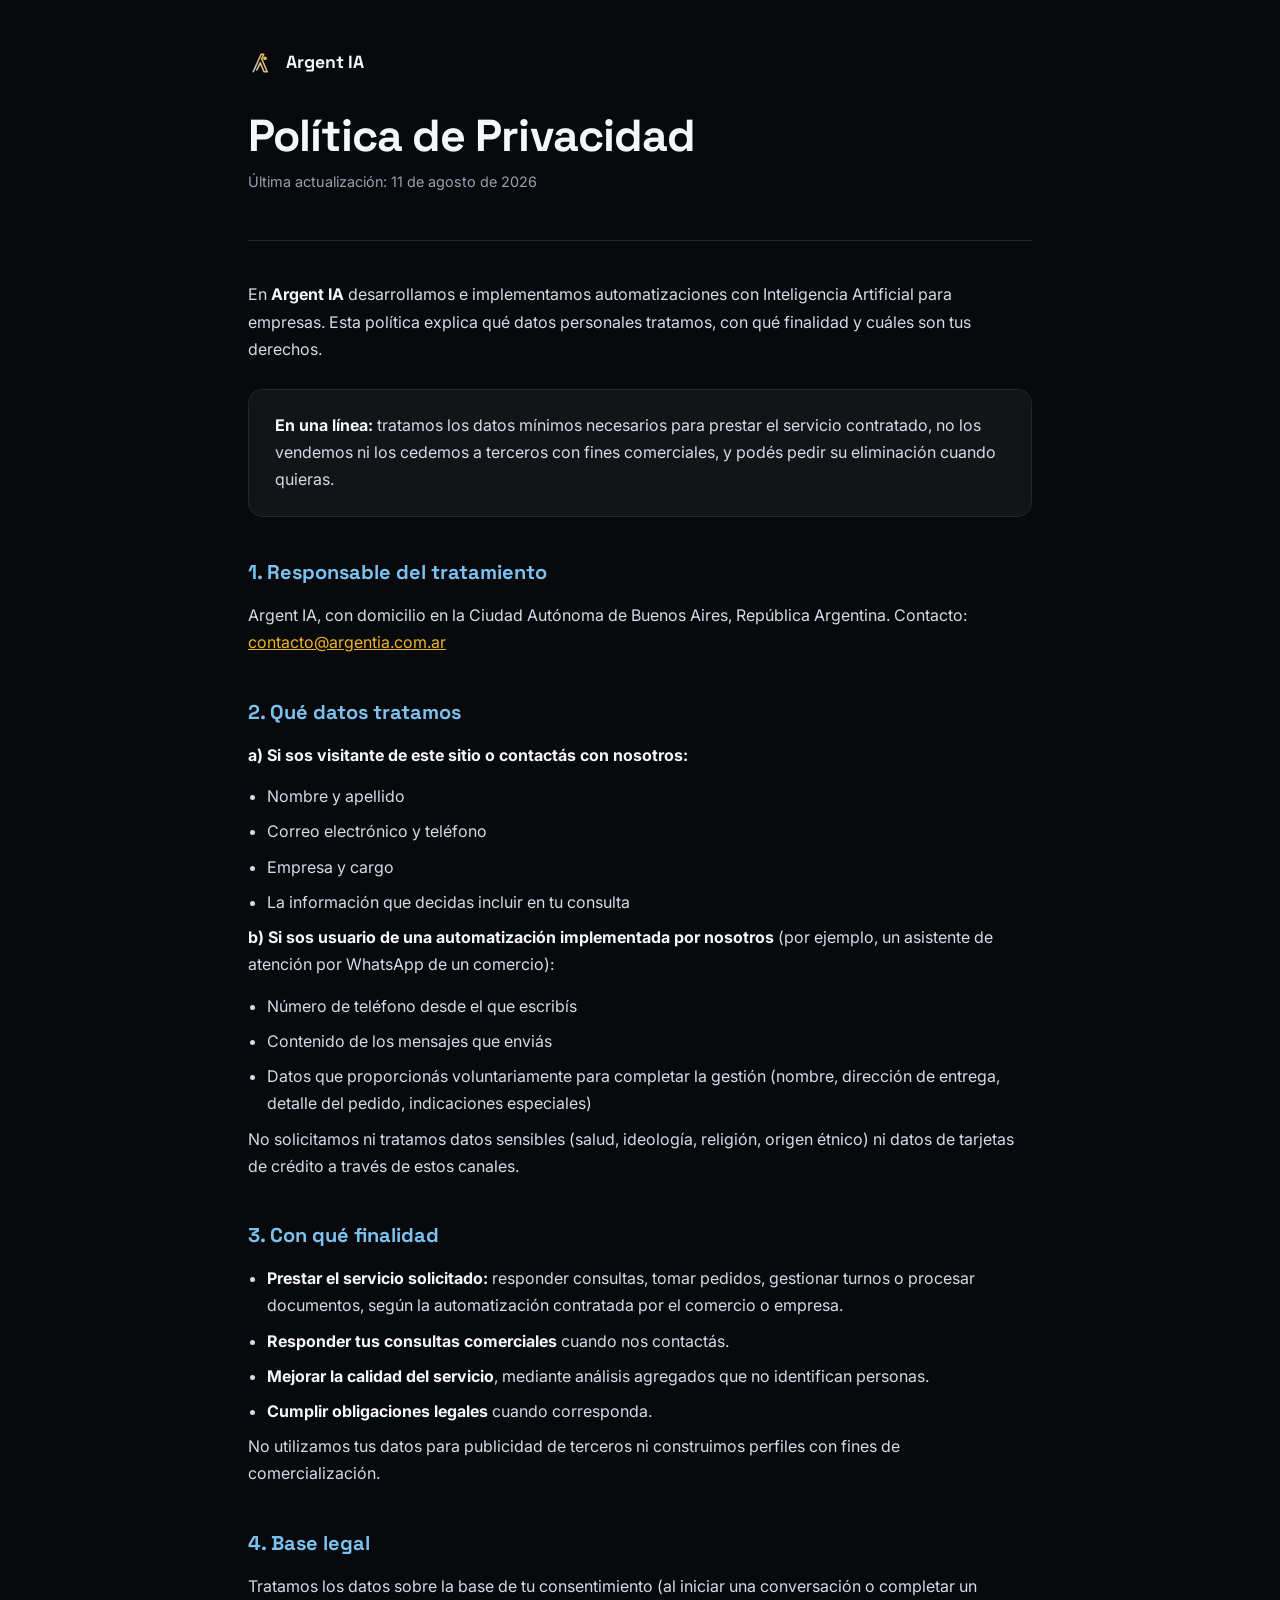
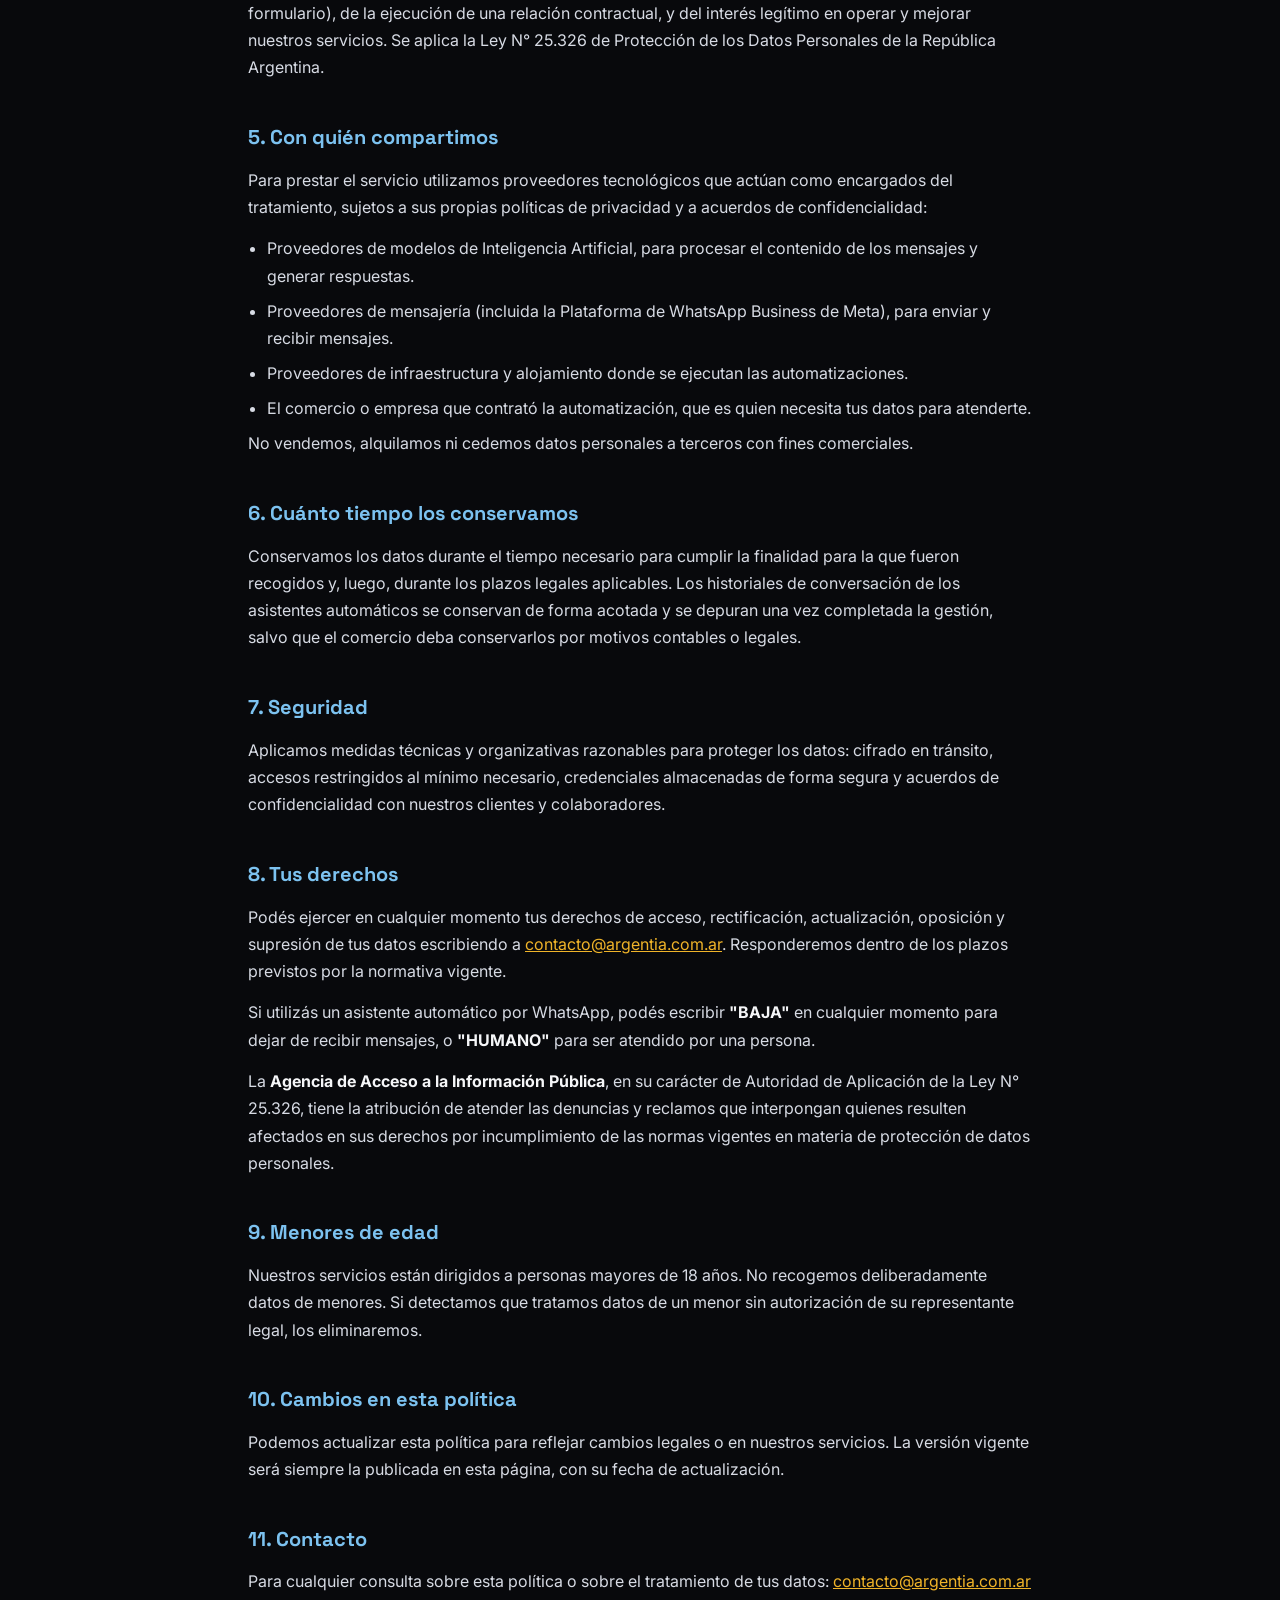
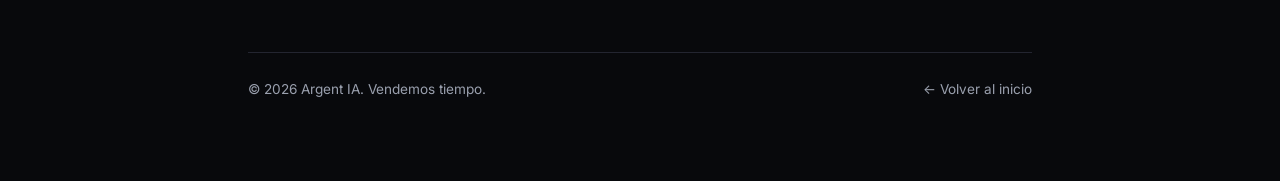
<file: privacidad.html>
<!doctype html>
<html lang="es">
<head>
<meta charset="utf-8">
<meta name="viewport" content="width=device-width, initial-scale=1">
<title>Política de Privacidad — Argent IA</title>
<meta name="description" content="Política de privacidad de Argent IA: qué datos tratamos, con qué finalidad y cuáles son tus derechos.">
<link rel="icon" href="assets/img/favicon.svg" type="image/svg+xml">
<link rel="preconnect" href="https://fonts.googleapis.com">
<link rel="preconnect" href="https://fonts.gstatic.com" crossorigin>
<link rel="stylesheet" href="https://fonts.googleapis.com/css2?family=Space+Grotesk:wght@500;600;700&family=Inter:wght@400;500;600&display=swap">
<style>
  :root{
    --bg:#08090c; --bg-2:#131418; --line:#232530;
    --gold:#f0b429; --azul:#2563eb; --celeste:#7cc2f0;
    --ink:#f5f6f8; --ink-mute:#9aa0ae;
    --display:"Space Grotesk",sans-serif; --sans:"Inter",sans-serif;
  }
  *{box-sizing:border-box;margin:0}
  body{background:var(--bg);color:var(--ink);font-family:var(--sans);line-height:1.7;
       -webkit-font-smoothing:antialiased}
  .wrap{max-width:52rem;margin:0 auto;padding:3rem 1.5rem 5rem}
  header{border-bottom:1px solid var(--line);padding-bottom:2rem;margin-bottom:2.5rem}
  .brand{display:inline-flex;align-items:center;gap:.6rem;font-family:var(--display);
         font-weight:700;font-size:1.1rem;text-decoration:none;color:var(--ink)}
  .brand svg{width:28px;height:28px}
  h1{font-family:var(--display);font-size:clamp(1.9rem,5vw,2.8rem);margin:1.6rem 0 .6rem;
     letter-spacing:-.02em;line-height:1.1}
  .fecha{color:var(--ink-mute);font-size:.9rem}
  h2{font-family:var(--display);font-size:1.25rem;margin:2.4rem 0 .8rem;color:var(--celeste)}
  p,li{color:#d7dbe4;margin-bottom:.9rem}
  ul{padding-left:1.2rem}
  li{margin-bottom:.5rem}
  a{color:var(--gold)}
  strong{color:var(--ink)}
  .box{background:var(--bg-2);border:1px solid var(--line);border-radius:14px;
       padding:1.4rem 1.6rem;margin:1.6rem 0}
  footer{border-top:1px solid var(--line);margin-top:3.5rem;padding-top:1.6rem;
         color:var(--ink-mute);font-size:.85rem;display:flex;justify-content:space-between;
         flex-wrap:wrap;gap:1rem}
  footer a{color:var(--ink-mute);text-decoration:none}
  footer a:hover{color:var(--gold)}
</style>
<link rel="canonical" href="https://argent-ia.com.ar/privacidad.html">
</head>
<body>
<div class="wrap">

  <header>
    <a href="index.html" class="brand">
      <svg viewBox="0 0 32 32" fill="none" xmlns="http://www.w3.org/2000/svg">
        <defs>
          <linearGradient id="g" x1="4" y1="26" x2="28" y2="6" gradientUnits="userSpaceOnUse">
            <stop stop-color="#C7CBD6"/><stop offset="1" stop-color="#F0B429"/>
          </linearGradient>
        </defs>
        <path d="M6 26 15 6 18 6 15.6 11.2 22 26 18.3 26 14 15.8 10.1 24" stroke="url(#g)"
              stroke-width="1.8" stroke-linejoin="round" stroke-linecap="round" fill="none"/>
        <circle cx="19.4" cy="10.6" r="2.1" fill="url(#g)"/>
      </svg>
      <span>Argent IA</span>
    </a>
    <h1>Política de Privacidad</h1>
    <p class="fecha">Última actualización: 11 de agosto de 2026</p>
  </header>

  <p>En <strong>Argent IA</strong> desarrollamos e implementamos automatizaciones con Inteligencia Artificial para empresas. Esta política explica qué datos personales tratamos, con qué finalidad y cuáles son tus derechos.</p>

  <div class="box">
    <p style="margin:0"><strong>En una línea:</strong> tratamos los datos mínimos necesarios para prestar el servicio contratado, no los vendemos ni los cedemos a terceros con fines comerciales, y podés pedir su eliminación cuando quieras.</p>
  </div>

  <h2>1. Responsable del tratamiento</h2>
  <p>Argent IA, con domicilio en la Ciudad Autónoma de Buenos Aires, República Argentina. Contacto: <a href="mailto:contacto@argentia.com.ar">contacto@argentia.com.ar</a></p>

  <h2>2. Qué datos tratamos</h2>
  <p><strong>a) Si sos visitante de este sitio o contactás con nosotros:</strong></p>
  <ul>
    <li>Nombre y apellido</li>
    <li>Correo electrónico y teléfono</li>
    <li>Empresa y cargo</li>
    <li>La información que decidas incluir en tu consulta</li>
  </ul>
  <p><strong>b) Si sos usuario de una automatización implementada por nosotros</strong> (por ejemplo, un asistente de atención por WhatsApp de un comercio):</p>
  <ul>
    <li>Número de teléfono desde el que escribís</li>
    <li>Contenido de los mensajes que enviás</li>
    <li>Datos que proporcionás voluntariamente para completar la gestión (nombre, dirección de entrega, detalle del pedido, indicaciones especiales)</li>
  </ul>
  <p>No solicitamos ni tratamos datos sensibles (salud, ideología, religión, origen étnico) ni datos de tarjetas de crédito a través de estos canales.</p>

  <h2>3. Con qué finalidad</h2>
  <ul>
    <li><strong>Prestar el servicio solicitado:</strong> responder consultas, tomar pedidos, gestionar turnos o procesar documentos, según la automatización contratada por el comercio o empresa.</li>
    <li><strong>Responder tus consultas comerciales</strong> cuando nos contactás.</li>
    <li><strong>Mejorar la calidad del servicio</strong>, mediante análisis agregados que no identifican personas.</li>
    <li><strong>Cumplir obligaciones legales</strong> cuando corresponda.</li>
  </ul>
  <p>No utilizamos tus datos para publicidad de terceros ni construimos perfiles con fines de comercialización.</p>

  <h2>4. Base legal</h2>
  <p>Tratamos los datos sobre la base de tu consentimiento (al iniciar una conversación o completar un formulario), de la ejecución de una relación contractual, y del interés legítimo en operar y mejorar nuestros servicios. Se aplica la Ley N° 25.326 de Protección de los Datos Personales de la República Argentina.</p>

  <h2>5. Con quién compartimos</h2>
  <p>Para prestar el servicio utilizamos proveedores tecnológicos que actúan como encargados del tratamiento, sujetos a sus propias políticas de privacidad y a acuerdos de confidencialidad:</p>
  <ul>
    <li>Proveedores de modelos de Inteligencia Artificial, para procesar el contenido de los mensajes y generar respuestas.</li>
    <li>Proveedores de mensajería (incluida la Plataforma de WhatsApp Business de Meta), para enviar y recibir mensajes.</li>
    <li>Proveedores de infraestructura y alojamiento donde se ejecutan las automatizaciones.</li>
    <li>El comercio o empresa que contrató la automatización, que es quien necesita tus datos para atenderte.</li>
  </ul>
  <p>No vendemos, alquilamos ni cedemos datos personales a terceros con fines comerciales.</p>

  <h2>6. Cuánto tiempo los conservamos</h2>
  <p>Conservamos los datos durante el tiempo necesario para cumplir la finalidad para la que fueron recogidos y, luego, durante los plazos legales aplicables. Los historiales de conversación de los asistentes automáticos se conservan de forma acotada y se depuran una vez completada la gestión, salvo que el comercio deba conservarlos por motivos contables o legales.</p>

  <h2>7. Seguridad</h2>
  <p>Aplicamos medidas técnicas y organizativas razonables para proteger los datos: cifrado en tránsito, accesos restringidos al mínimo necesario, credenciales almacenadas de forma segura y acuerdos de confidencialidad con nuestros clientes y colaboradores.</p>

  <h2>8. Tus derechos</h2>
  <p>Podés ejercer en cualquier momento tus derechos de acceso, rectificación, actualización, oposición y supresión de tus datos escribiendo a <a href="mailto:contacto@argentia.com.ar">contacto@argentia.com.ar</a>. Responderemos dentro de los plazos previstos por la normativa vigente.</p>
  <p>Si utilizás un asistente automático por WhatsApp, podés escribir <strong>"BAJA"</strong> en cualquier momento para dejar de recibir mensajes, o <strong>"HUMANO"</strong> para ser atendido por una persona.</p>
  <p>La <strong>Agencia de Acceso a la Información Pública</strong>, en su carácter de Autoridad de Aplicación de la Ley N° 25.326, tiene la atribución de atender las denuncias y reclamos que interpongan quienes resulten afectados en sus derechos por incumplimiento de las normas vigentes en materia de protección de datos personales.</p>

  <h2>9. Menores de edad</h2>
  <p>Nuestros servicios están dirigidos a personas mayores de 18 años. No recogemos deliberadamente datos de menores. Si detectamos que tratamos datos de un menor sin autorización de su representante legal, los eliminaremos.</p>

  <h2>10. Cambios en esta política</h2>
  <p>Podemos actualizar esta política para reflejar cambios legales o en nuestros servicios. La versión vigente será siempre la publicada en esta página, con su fecha de actualización.</p>

  <h2>11. Contacto</h2>
  <p>Para cualquier consulta sobre esta política o sobre el tratamiento de tus datos: <a href="mailto:contacto@argentia.com.ar">contacto@argentia.com.ar</a></p>

  <footer>
    <span>© 2026 Argent IA. Vendemos tiempo.</span>
    <a href="index.html">← Volver al inicio</a>
  </footer>

</div>
</body>
</html>
</file>
